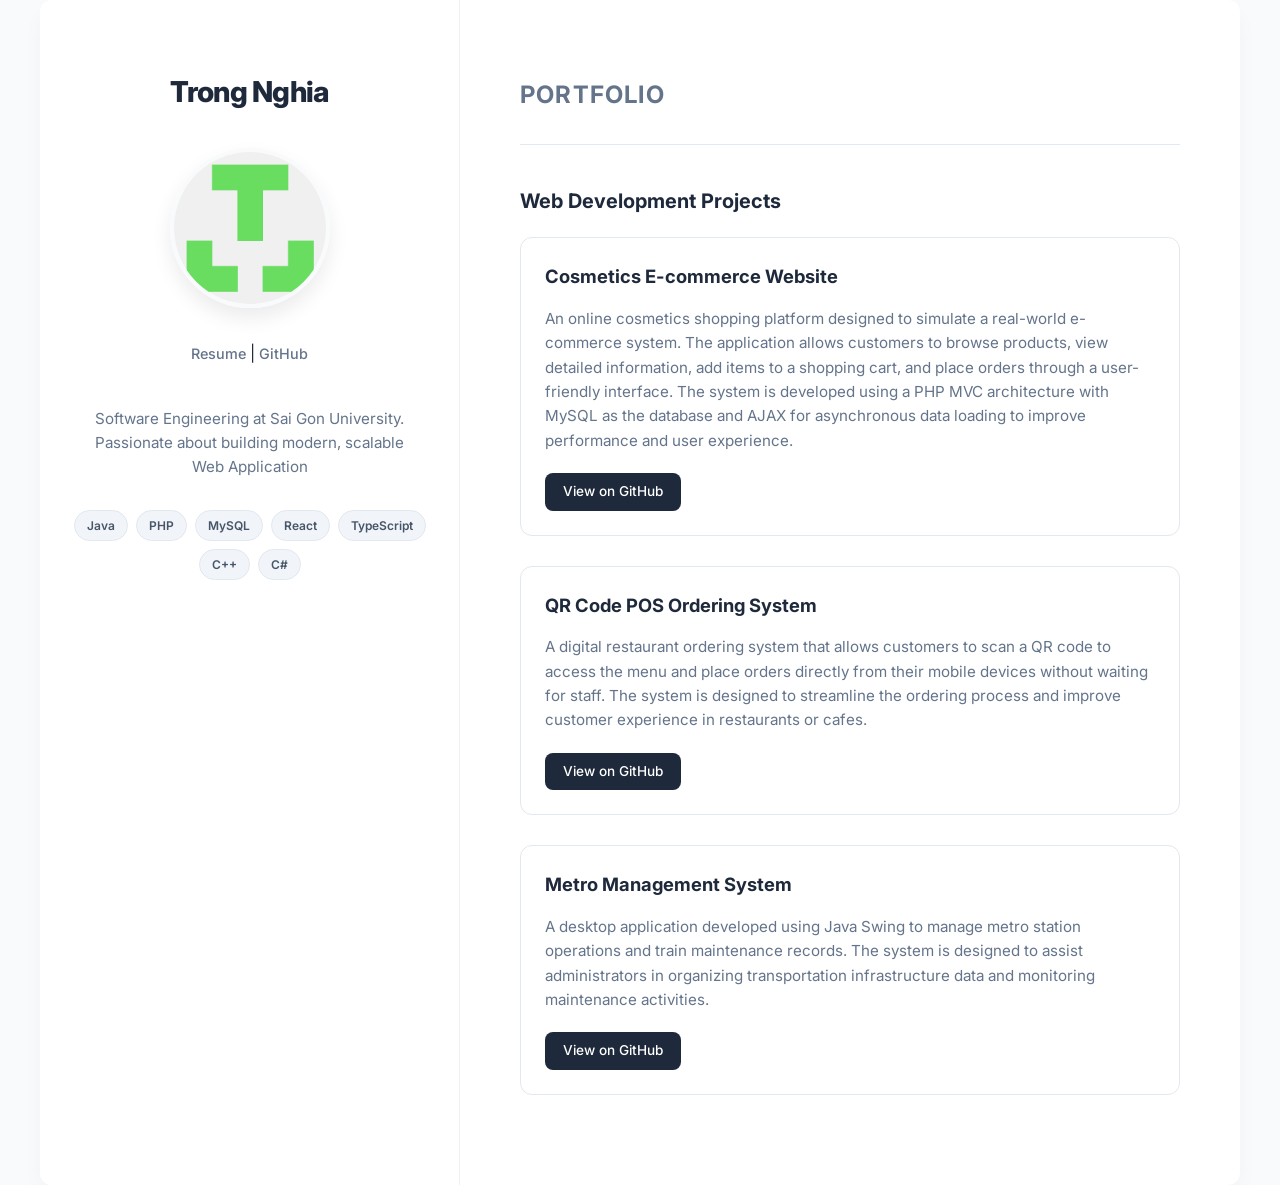
<file: index.html>
<!DOCTYPE html>
<html lang="en">

<head>
<meta charset="UTF-8">
<title>Trong Nghia | Portfolio</title>
<link rel="stylesheet" href="style.css">
<link rel="preconnect" href="https://fonts.googleapis.com">
<link rel="preconnect" href="https://fonts.gstatic.com" crossorigin>
<link href="https://fonts.googleapis.com/css2?family=Inter:wght@400;500;600;700;800&display=swap" rel="stylesheet">
</head>

<body>

<div class="container">

    <!-- LEFT COLUMN -->
    <div class="left">

        <h1>Trong Nghia</h1>

        <div class="avatar-container">
        <img src="avatar.png" class="avatar" alt="Trong Nghia">
        </div>

        <div class="links">
            <a href="resume.pdf">Resume</a> |
            <!-- <a href="#">LinkedIn</a> | -->
            <a href="https://github.com/Trongnghia65">GitHub</a>
        </div>

        <div class="bio">
            <p>
                Software Engineering at Sai Gon University.
            Passionate about building modern, scalable Web Application
            </p>
        </div>

        <div class="skills-tags">
            <span>Java</span>
            <span>PHP</span>
            <span>MySQL</span>
            <span>React</span>            
            <span>TypeScript</span>  
            <span>C++</span>
            <span>C#</span>          
        </div>

    </div>


    <!-- RIGHT COLUMN -->
    <div class="right">

        <h1>Portfolio</h1>

        <hr>

        <h2>Web Development Projects</h2>

        <div class="project">

            <h3>Cosmetics E-commerce Website</h3>

            <p>
            An online cosmetics shopping platform designed to simulate a real-world e-commerce system.
The application allows customers to browse products, view detailed information, add items to a shopping cart, and place orders through a user-friendly interface.

The system is developed using a PHP MVC architecture with MySQL as the database and AJAX for asynchronous data loading to improve performance and user experience.
            </p>

            <a href="https://github.com/HoL0ngg/web2" class="viewgit">View on GitHub</a>

        </div>


        <div class="project">

            <h3>QR Code POS Ordering System</h3>

            <p>
            A digital restaurant ordering system that allows customers to scan a QR code to access the menu and place orders directly from their mobile devices without waiting for staff.
            The system is designed to streamline the ordering process and improve customer experience in restaurants or cafes.
            </p>

            <a href="https://github.com/HoL0ngg/CNPM_2024_2025" class="viewgit">View on GitHub</a>

        </div>


        <div class="project">

            <h3>Metro Management System</h3>

            <p>
            A desktop application developed using Java Swing to manage metro station operations and train maintenance records.

The system is designed to assist administrators in organizing transportation infrastructure data and monitoring maintenance activities.
            </p>

            <a href="https://github.com/Hiennguyen278610/metro" class="viewgit">View on GitHub</a>

        </div>

    </div>

</div>

</body>
</html>
</file>
<file: style.css>
/* Đăng ký biến màu để dễ quản lý */
:root {
  --primary-color: #2563eb; /* Blue hiện đại hơn */
  --bg-body: #f8fafc;
  --bg-card: #ffffff;
  --text-main: #1e293b;
  --text-muted: #64748b;
  --border-color: #e2e8f0;
  --radius: 12px;
  --transition: all 0.3s cubic-bezier(0.4, 0, 0.2, 1);
}

* {
  box-sizing: border-box;
}

body {
  font-family:
    "Inter",
    -apple-system,
    BlinkMacSystemFont,
    "Segoe UI",
    Roboto,
    sans-serif;
  margin: 0;
  background: var(--bg-body);
  color: var(--text-main);
  line-height: 1.6;
}

/* LAYOUT CHÍNH - Thêm Responsive */
.container {
  display: flex;
  flex-wrap: wrap; /* Cho phép rớt dòng trên mobile */
  max-width: 1200px;
  margin: 0 auto;
  background: var(--bg-card);
  border-radius: var(--radius);
  overflow: hidden;
  box-shadow: 0 10px 25px -5px rgba(0, 0, 0, 0.05);
}

/* LEFT SIDE - Sidebar */
.left {
  width: 35%;
  padding: 50px 30px;
  background: #ffffff;
  display: flex;
  flex-direction: column;
  align-items: center;
  border-right: 1px solid #f0f0f0;
}

.left h1 {
  font-size: 1.8rem;
  font-weight: 800;
  letter-spacing: -0.025em;
  margin-bottom: 8px;
  color: var(--text-main);
}

.avatar-container {
  position: relative;
  margin: 25px 0;
}

.avatar {
  width: 160px;
  height: 160px;
  border-radius: 50%;
  object-fit: cover;
  border: 4px solid #f8fafc;
  box-shadow: 0 10px 20px rgba(0, 0, 0, 0.08);
  transition: transform 0.3s ease;
}

.avatar:hover {
  transform: scale(1.05);
}

/* Links & Phân cách */
.links {
  margin-bottom: 25px;
}

.links a {
  text-decoration: none;
  color: var(--text-muted);
  font-size: 0.9rem;
  font-weight: 500;
  transition: var(--transition);
}

.links a:hover {
  color: var(--primary-color);
}

.left p {
  color: var(--text-muted);
  font-size: 0.95rem;
  padding: 0 10px;
}

/* RIGHT SIDE - Content */
.right {
  flex: 65%;
  padding: 60px;
}

.right h1 {
  font-size: 1.5rem;
  font-weight: 700;
  text-transform: uppercase;
  letter-spacing: 0.05em;
  color: var(--text-muted);
  margin-bottom: 30px;
}

hr {
  border: 0;
  border-top: 1px solid var(--border-color);
  margin-bottom: 40px;
}

h2 {
  font-size: 1.25rem;
  margin-bottom: 20px;
}

/* PROJECT CARD - Hiện đại hóa */
.project {
  margin-bottom: 30px;
  padding: 24px;
  border: 1px solid var(--border-color);
  border-radius: var(--radius);
  transition: var(--transition);
}

.project:hover {
  border-color: var(--primary-color);
  box-shadow: 0 10px 20px -10px rgba(37, 99, 235, 0.1);
  transform: translateY(-2px);
}

.project h3 {
  margin: 0 0 10px 0;
  font-size: 1.15rem;
  color: var(--text-main);
}

.project p {
  font-size: 0.95rem;
  color: var(--text-muted);
  margin-bottom: 20px;
}

/* GITHUB BUTTON */
.viewgit {
  display: inline-flex;
  align-items: center;
  background: var(--text-main);
  color: white;
  text-decoration: none;
  padding: 8px 18px;
  border-radius: 8px;
  font-size: 0.85rem;
  font-weight: 500;
  transition: var(--transition);
}

.viewgit:hover {
  background: var(--primary-color);
  box-shadow: 0 4px 12px rgba(37, 99, 235, 0.2);
}

/* RESPONSIVE CHO MOBILE */
@media (max-width: 768px) {
  .container {
    margin: 0;
    border-radius: 0;
  }
  .left {
    border-right: none;
    border-bottom: 1px solid var(--border-color);
  }
  .right {
    padding: 40px 20px;
  }
}
/* Phần giới thiệu chữ */
.bio p {
  font-size: 0.95rem;
  color: #64748b;
  line-height: 1.6;
  text-align: center;
  margin-bottom: 30px;
}
.skills-tags {
  display: flex;
  flex-wrap: wrap;
  justify-content: center;
  gap: 8px;
}

.skills-tags span {
  background: #f1f5f9;
  color: #475569;
  padding: 5px 12px;
  border-radius: 20px;
  font-size: 0.75rem;
  font-weight: 600;
  border: 1px solid #e2e8f0;
  transition: all 0.2s ease;
}

.skills-tags span:hover {
  background: #2563eb;
  color: #ffffff;
  border-color: #2563eb;
  transform: translateY(-2px);
}
</file>
